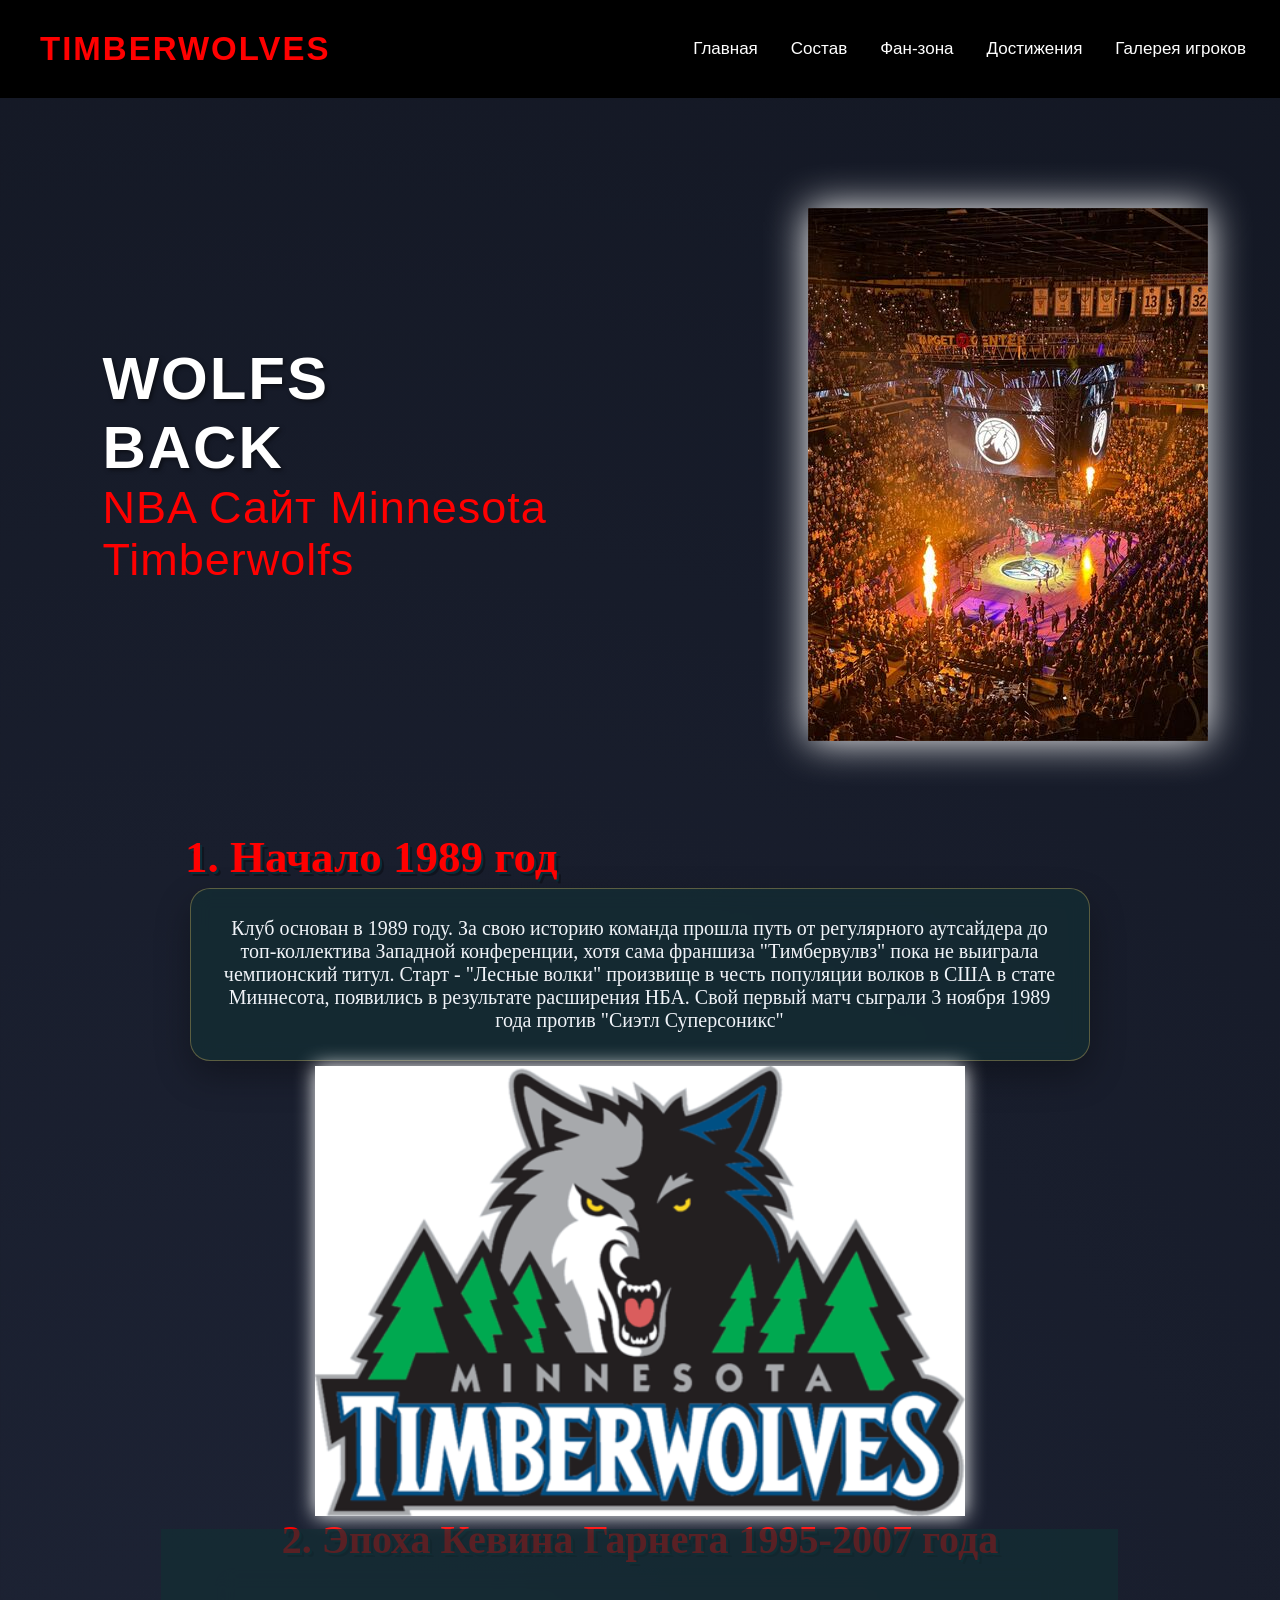
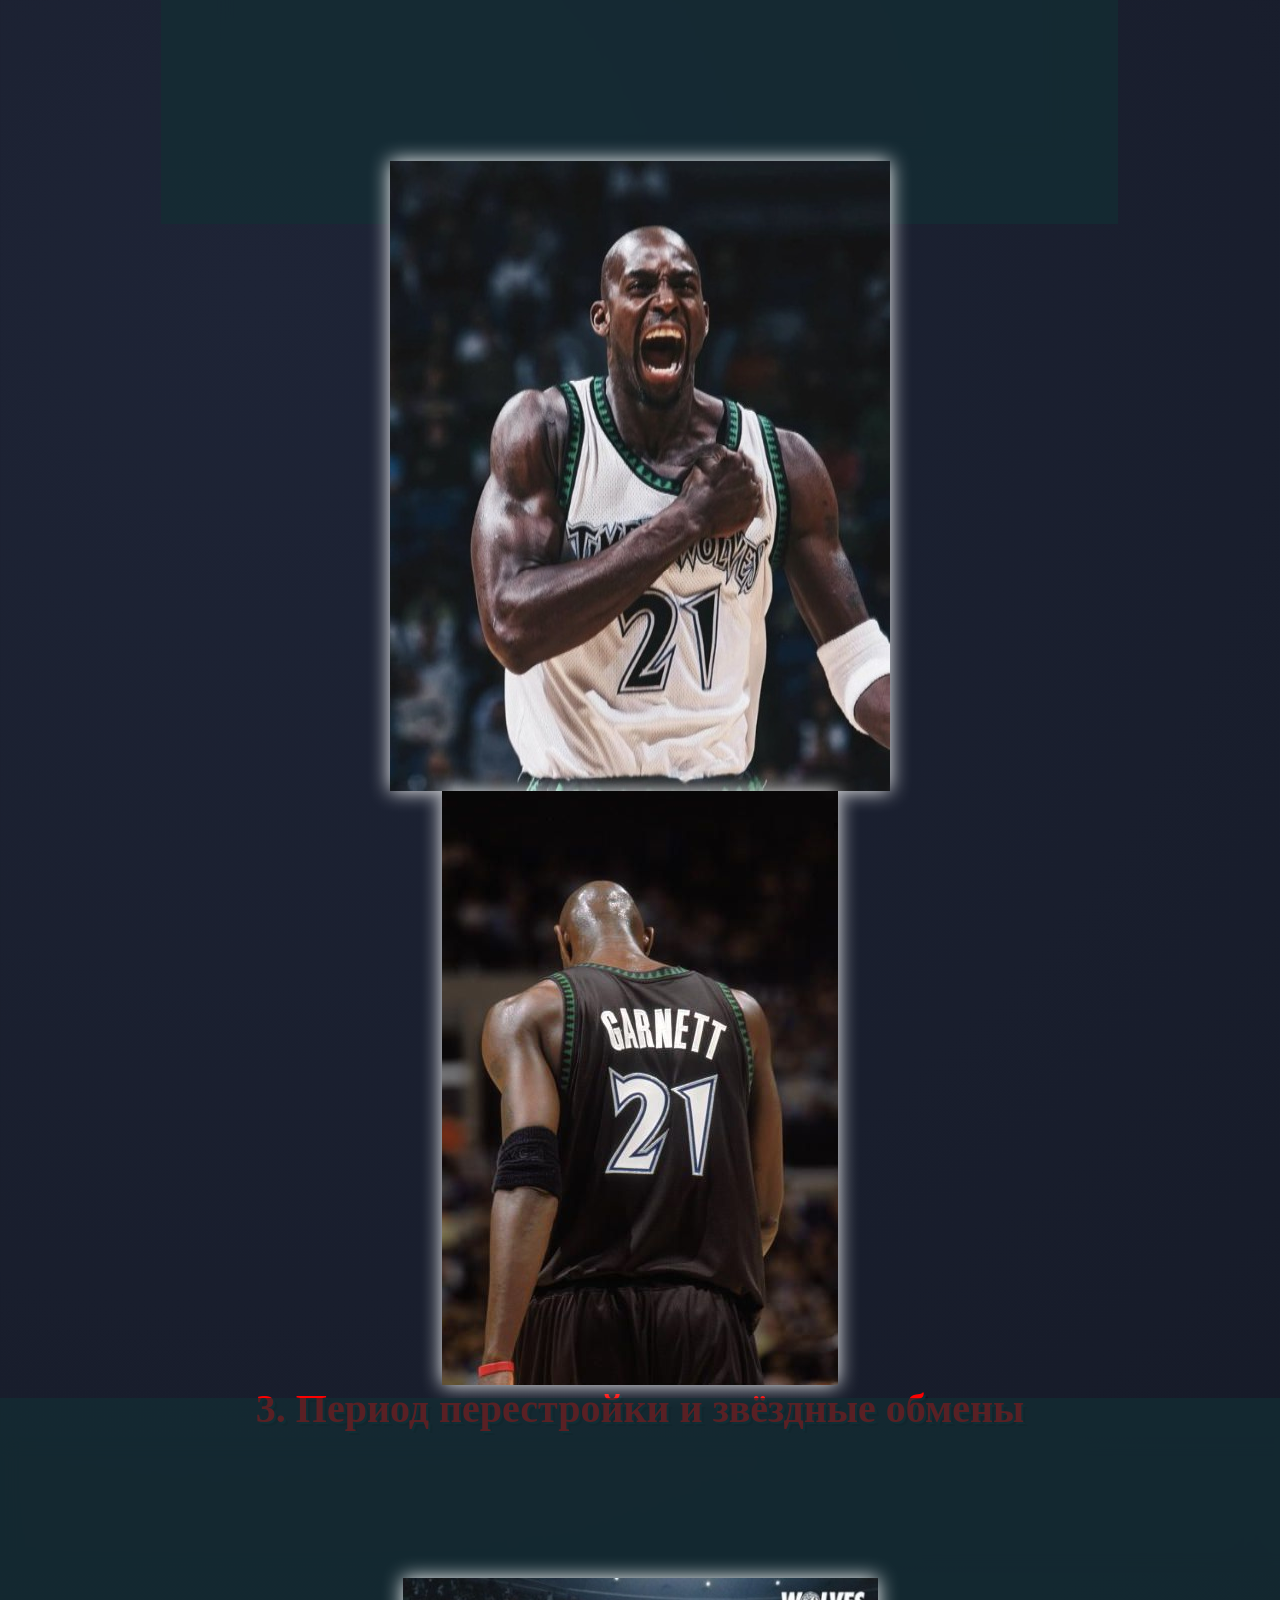
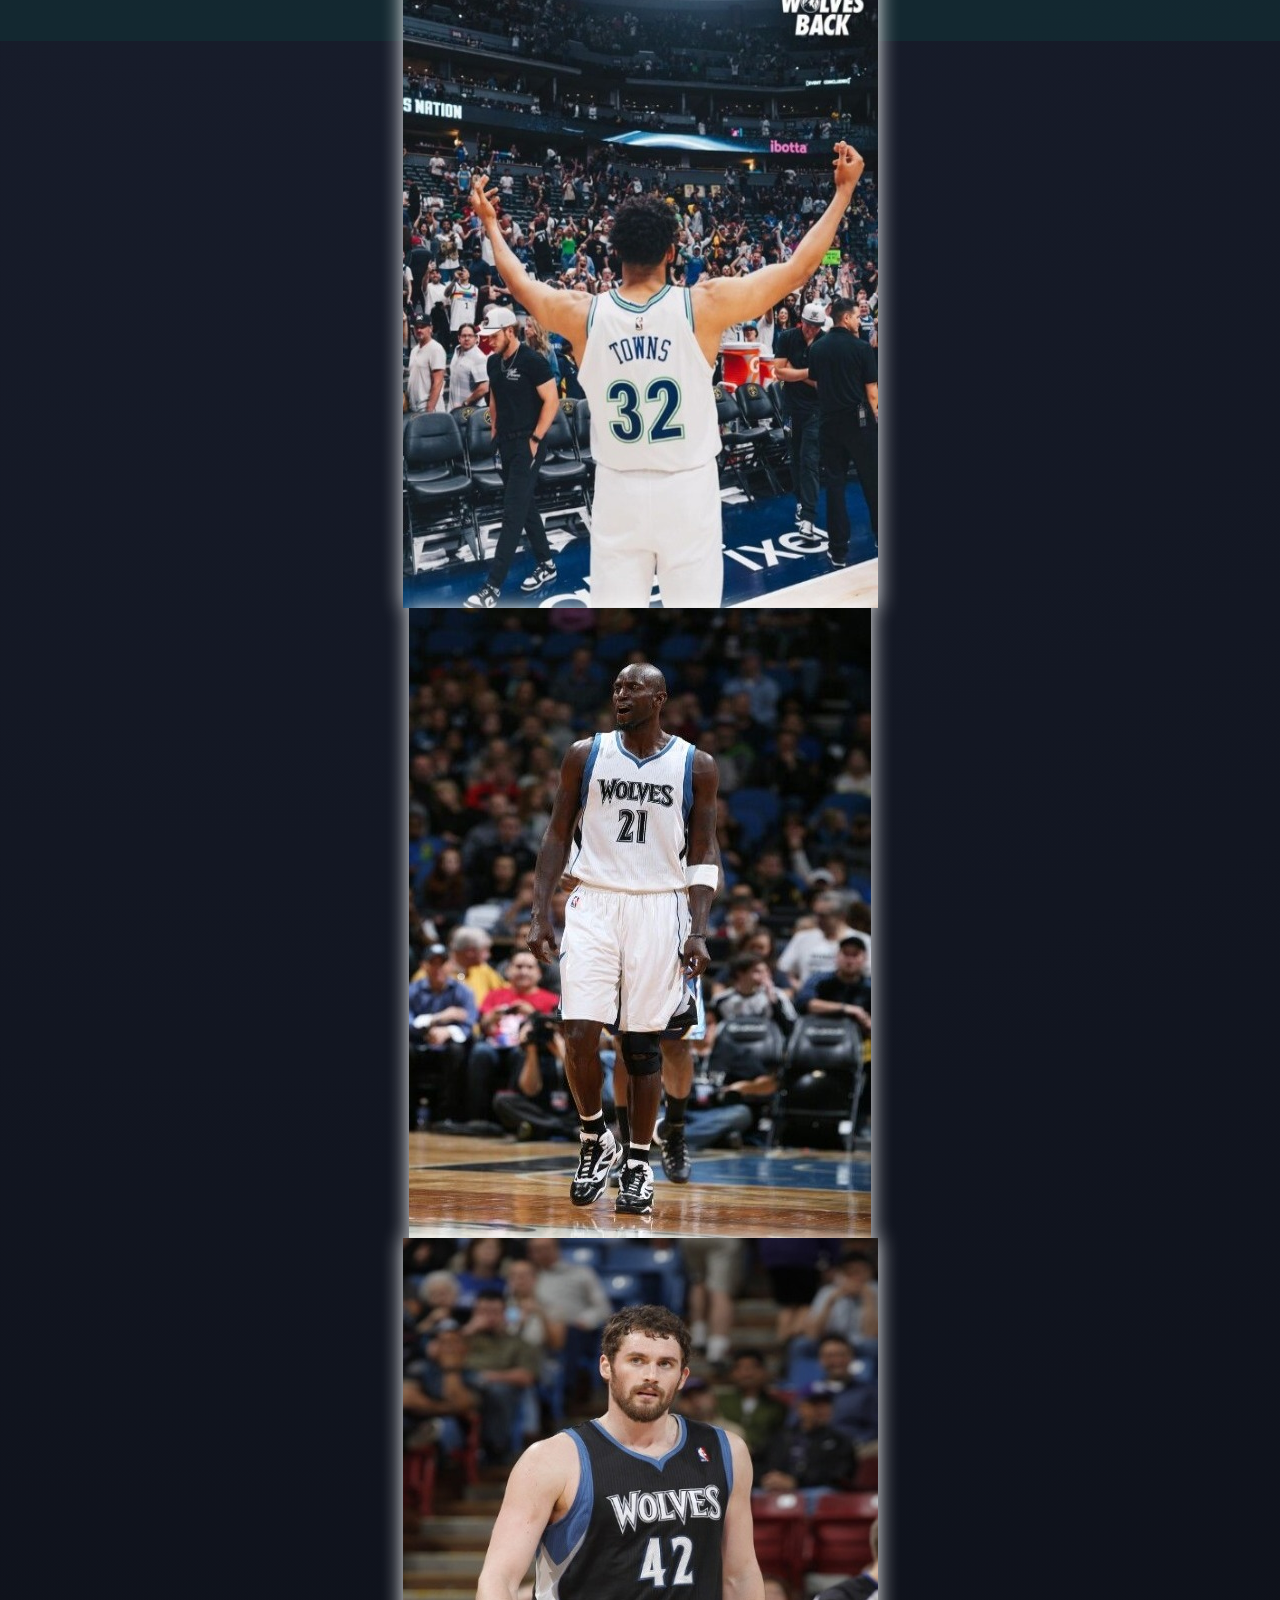
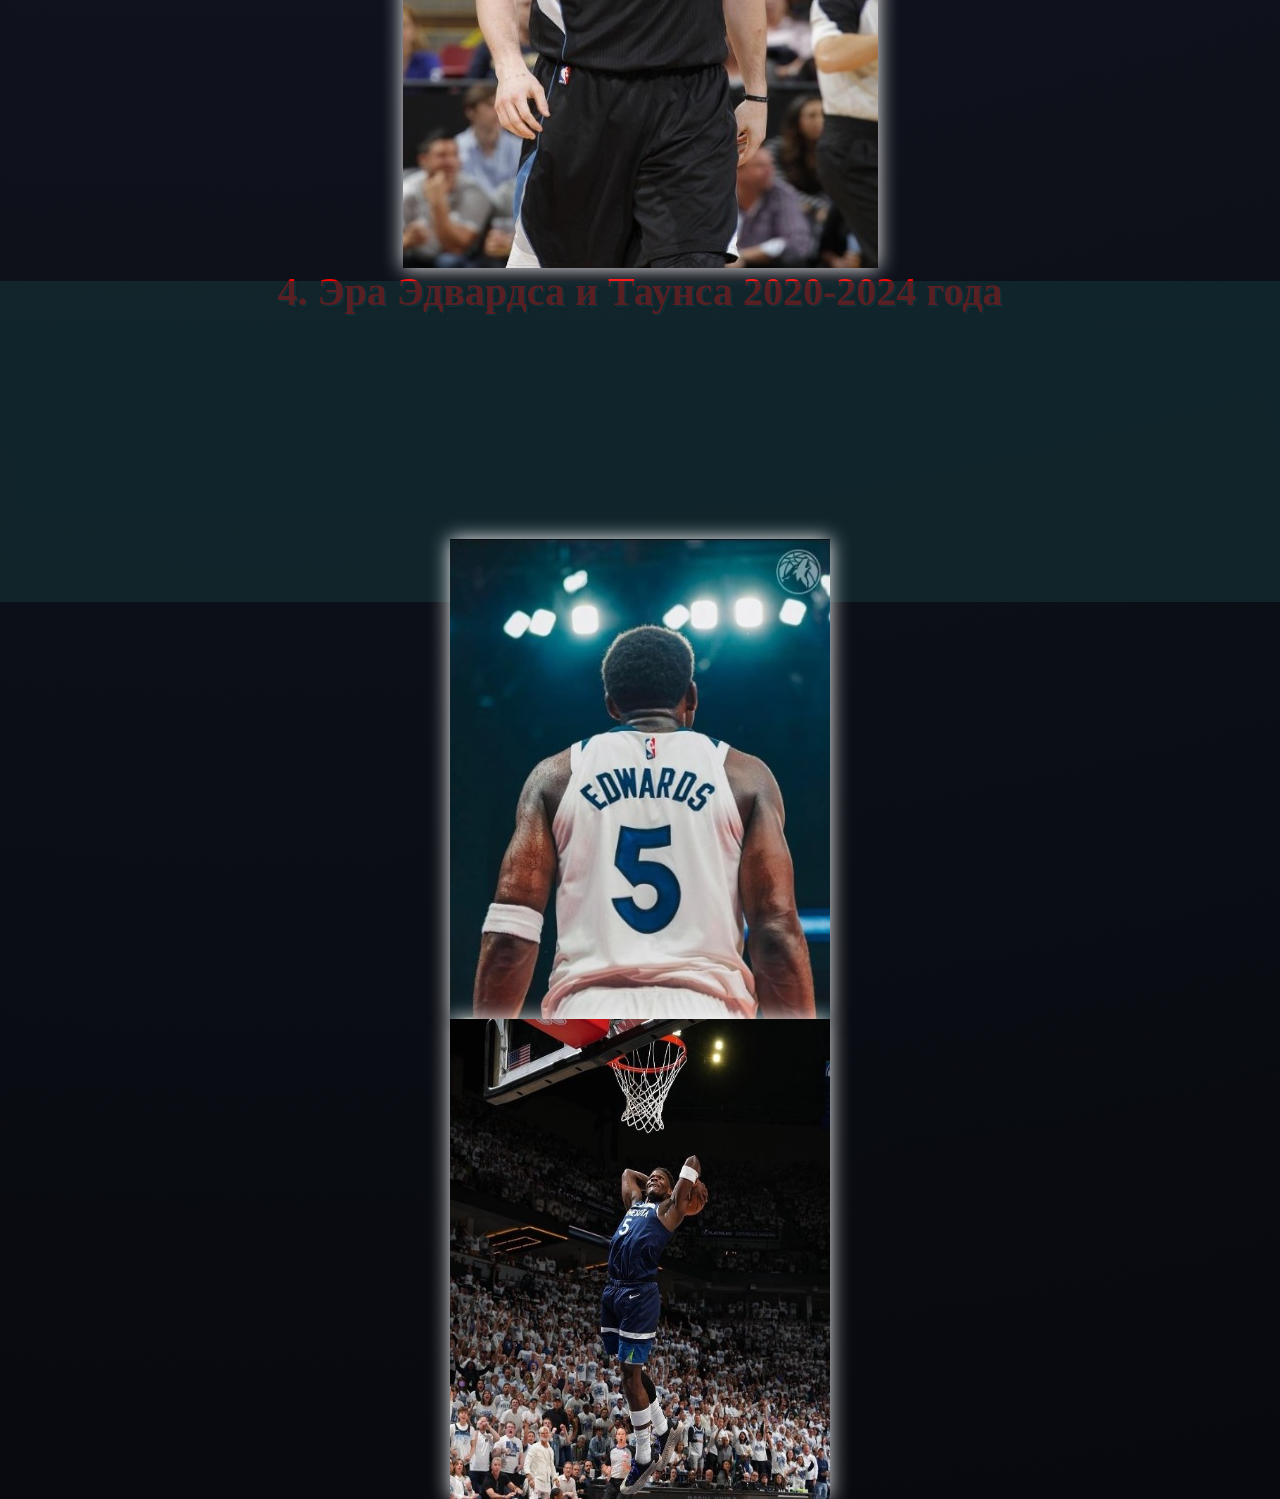
<file: index.html>
<!DOCTYPE html>
<html lang="ru">
<head>
    <meta charset="UTF-8">
    <title>Minnesota Timberwolfs</title>
    <link rel="icon" href="mt.webp">
    <link href="style.css" type="text/css" rel="stylesheet">
    <meta name="viewport" content="width=device-width, initial-scale=1.0">
</head>
<body>
    <div class="fonsite"></div>
    <header>
        <nav>
            <div class="logo">
                <h4>TIMBERWOLVES</h4>
            </div>
            <div class="menu">
                <a class="box", href="index.html">Главная</a>
                <a class="box", href="sostav.html">Состав</a>
                <a class="box", href="fan.html">Фан-зона</a>
                <a class="box", href="dost.html">Достижения</a>
                <a class="box", href="galer.html">Галерея игроков</a>
            </div>
        </nav>
    </header>
    <section class="hero">
        <div class="content">
            <h4>WOLFS<BR>BACK</h4>
            <p>NBA сайт Minnesota Timberwolfs</p>
        </div>
        <img src="min.jpg" class="mines">
    </section>
    <div class="history">
        <div class="histoty-block">
            <h1 class="one-year">1. Начало 1989 год</h1>
            <div class="one-history">
                <p>Клуб основан в 1989 году. За свою историю команда прошла путь от регулярного аутсайдера до топ-коллектива Западной конференции, хотя сама франшиза "Тимбервулвз" пока не выиграла чемпионский титул. Старт - "Лесные волки" произвище в честь популяции волков в США в стате Миннесота, появились в результате расширения НБА. Свой первый матч сыграли 3 ноября 1989 года против "Сиэтл Суперсоникс"</p>                
            </div>
        </div>
        <img src="histoty.png" class="one-photo">
        <div class="history-block">
            <h1 class="two-year">2. Эпоха Кевина Гарнета 1995-2007 года</h1>
            <div class="two-history">
                <p>Драфт НБА 1995 года w- Миннесота выбирает под первым номером пика Кевина Гарнета. Клуб вместе с ним полностью преобразился. Минессота вместе с Кевином выходила 8 раз подряд в плей-офф, в 2004 году команда вышла в финал Западной конференции и этом же году Кевин забрал награду<br>MVP - Самого ценного игрока года.</p>
            </div>
        </div>
        <img src="kevin.jpg" class="one-kevin">
        <img src="kevin-two.jpg" class="kevin-pro">
        <div class="history-block">
            <h1 class="three-year">3. Период перестройки и звёздные обмены</h1>
            <div class="three-history">
                <p>После обмена Гарнетта в 2007 году команда на долгие годы ушла в тень. Ярким пятном стал период с Кевином Лавом (выбранным в 2008 году), но больших успехов в плей-офф он не принес. В 2015 году в клуб вернулся легендарный Гарнетт, чтобы завершить карьеру, а уже в 2017–2019 годах «Миннесота» строила игру вокруг Джимми Батлера, с которым команда прервала затяжную серию без плей-офф</p>
            </div>
        </div>
        <img src="karl.jpg" class="photo-karl">
        <img src="kevin-three.jpg" class="kevin-three">
        <img src="love.jpg" class="photo-love">
        <div class="history-block">
            <h1 class="four-year">4. Эра Эдвардса и Таунса 2020-2024 года</h1>
            <div class="four-history">
                <p>Вновь Драфт НБА 2020 года и под 1 номером был выбран Энтони Эдвардс. 24-летний Эдвардс стал суперзвездой, лицом франшизы и одним из лучших атакующих защитников НБА. Его часто сравнивают с Майклом Джорданом за взрывной атлетизм и жесткий олдскульный менталитет. В 2024 году он впервые за 20 лет вывел «Миннесоту» в Финал Западной конференции, попутно уничтожив в плей-офф «Финикс» с Дюрантом и действующих чемпионов «Денвер» с Йокичем. В сезоне 2025/2026 Эдвардс переписал рекорды франшизы, став 3-м самым молодым игроком в истории НБА, набравшим 8 000 очков (после Леброна и Дюранта), и вышел на пиковую результативность (28.8 очка за матч), закрепив за «Тимбервулвз» статус топ-клуба на годы вперед</p>
            </div>
        </div>
        <img src="one-edw.jpg" class="one-edw">
        <img src="two-edw.jpg" class="two-edw">
    </div>
</body>
</html>
</file>
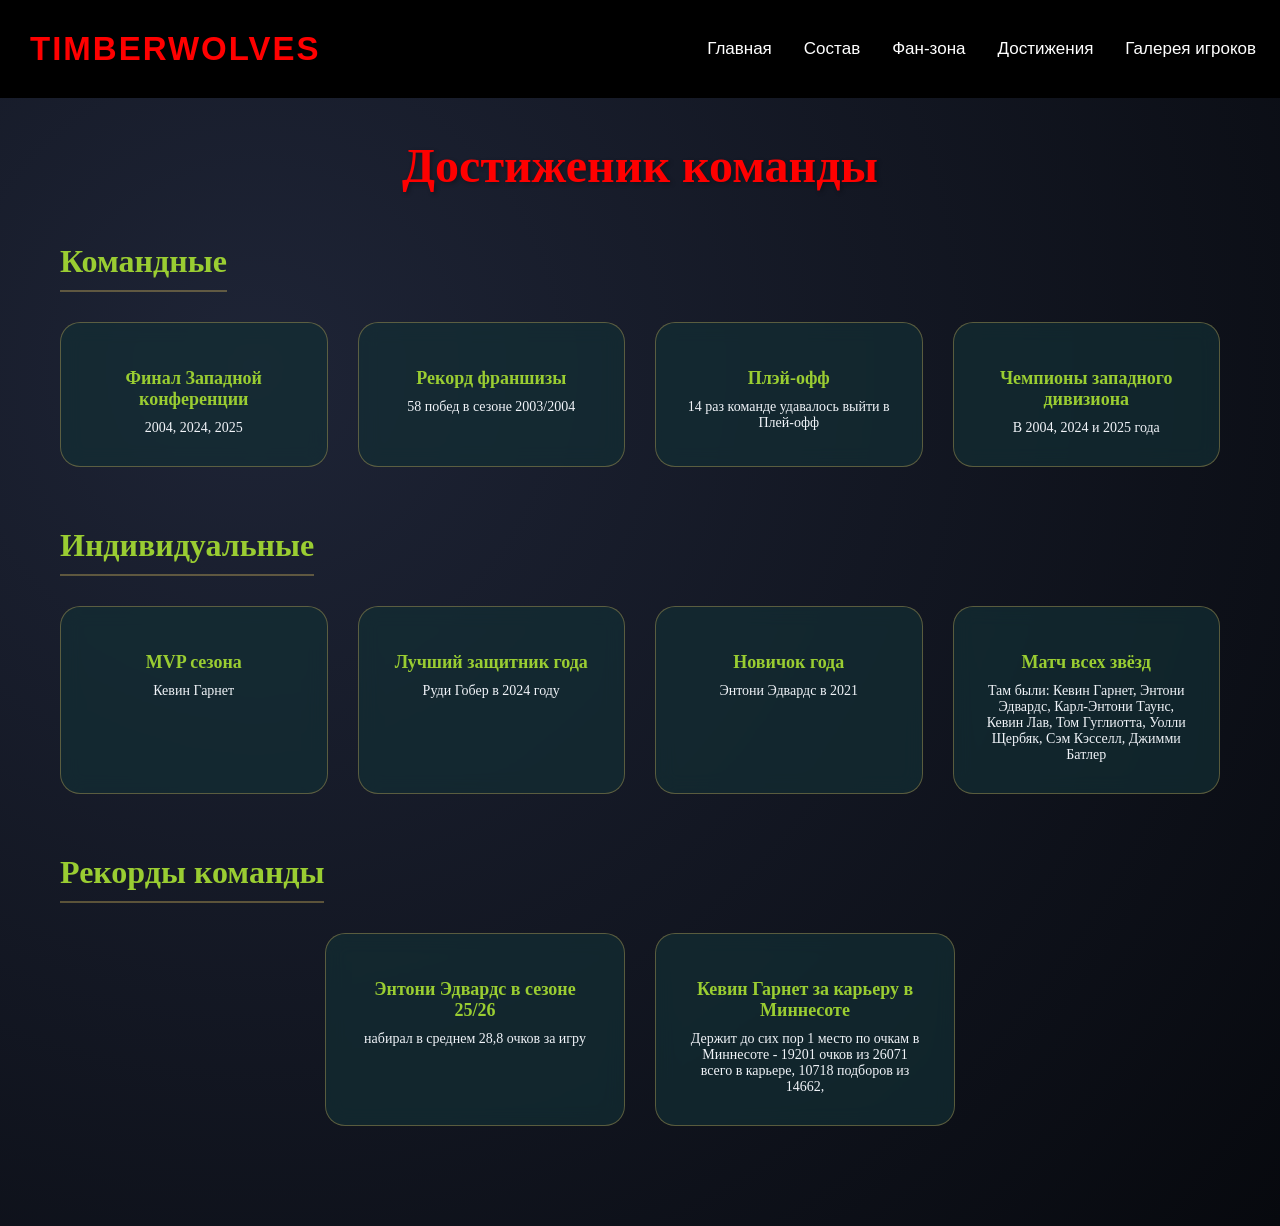
<file: dost.html>
<!DOCTYPE html>
<html lang="ru">
<head>
    <meta charset="UTF-8">
    <meta name="viewport" content="width=device-width, initial-scale=1.0">
    <link href="dost.css" type="text/css" rel="stylesheet">
    <link rel="icon" href="mt.webp">
    <title>Достижения команды</title>
</head>
<body>
    <div class="fonsite"></div>
    <header>
        <nav>
            <div class="logo">
                <h4>TIMBERWOLVES</h4>
            </div>
            <div class="menu">
                <a class="box", href="index.html">Главная</a>
                <a class="box", href="sostav.html">Состав</a>
                <a class="box", href="fan.html">Фан-зона</a>
                <a class="box", href="dost.html">Достижения</a>
                <a class="box", href="galer.html">Галерея игроков</a>
            </div>
        </nav>
    </header>
    <div class="achive">
        <h1 class="dost-title">Достиженик команды</h1>
        <div class="achive-section">
            <h2 class="team-achive">Командные</h2>
            <div class="achive-grid">
                <div class="achive-card">
                    <div class="achive-photo"></div>
                    <h3>Финал Западной конференции</h3>
                    <p>2004, 2024, 2025</p>
                </div>
                <div class="achive-card">
                    <div class="achive-photo"></div>
                    <h3>Рекорд франшизы</h3>
                    <p>58 побед в сезоне 2003/2004</p>
                </div>
                <div class="achive-card">
                    <div class="achive-photo"></div>
                    <h3>Плэй-офф</h3>
                    <p>14 раз команде удавалось выйти в Плей-офф</p>
                </div>
                <div class="achive-card">
                    <div class="achive-photo"></div>
                    <h3>Чемпионы западного дивизиона</h3>
                    <p>В 2004, 2024 и 2025 года</p>
                </div>
            </div>
        </div>
        <div class="achive-section">
            <h2 class="team-achive">Индивидуальные</h2>
            <div class="achive-grid">
                <div class="achive-card">
                    <div class="achive-photo"></div>
                    <h3>MVP сезона</h3>
                    <p>Кевин Гарнет</p>
                </div>
                <div class="achive-card">
                    <div class="achive-photo"></div>
                    <h3>Лучший защитник года</h3>
                    <p>Руди Гобер в 2024 году</p>
                </div>
                <div class="achive-card">
                    <div class="achive-photo"></div>
                    <h3>Новичок года</h3>
                    <p>Энтони Эдвардс в 2021</p>
                </div>
                <div class="achive-card">
                    <div class="achive-photo"></div>
                    <h3>Матч всех звёзд</h3>
                    <p>Там были: Кевин Гарнет, Энтони Эдвардс, Карл-Энтони Таунс, Кевин Лав, Том Гуглиотта, Уолли Щербяк, Сэм Кэсселл, Джимми Батлер</p>
                </div>
            </div>
        </div>
        <div class="achive-section">
            <h2 class="team-achive">Рекорды команды</h2>
            <div class="achive-grid">
                <div class="achive-card">
                    <div class="achive-photo"></div>
                    <h3>Энтони Эдвардс в сезоне 25/26</h3>
                    <p>набирал в среднем 28,8 очков за игру</p>
                </div>
                <div class="achive-card">
                    <div class="achive-photo"></div>
                    <h3>Кевин Гарнет за карьеру в Миннесоте</h3>
                    <p>Держит до сих пор 1 место по очкам в Миннесоте - 19201 очков из 26071 всего в карьере, 10718 подборов из 14662,</p>
                </div>
            </div>
        </div>
    </div>
</body>
</html>
</file>
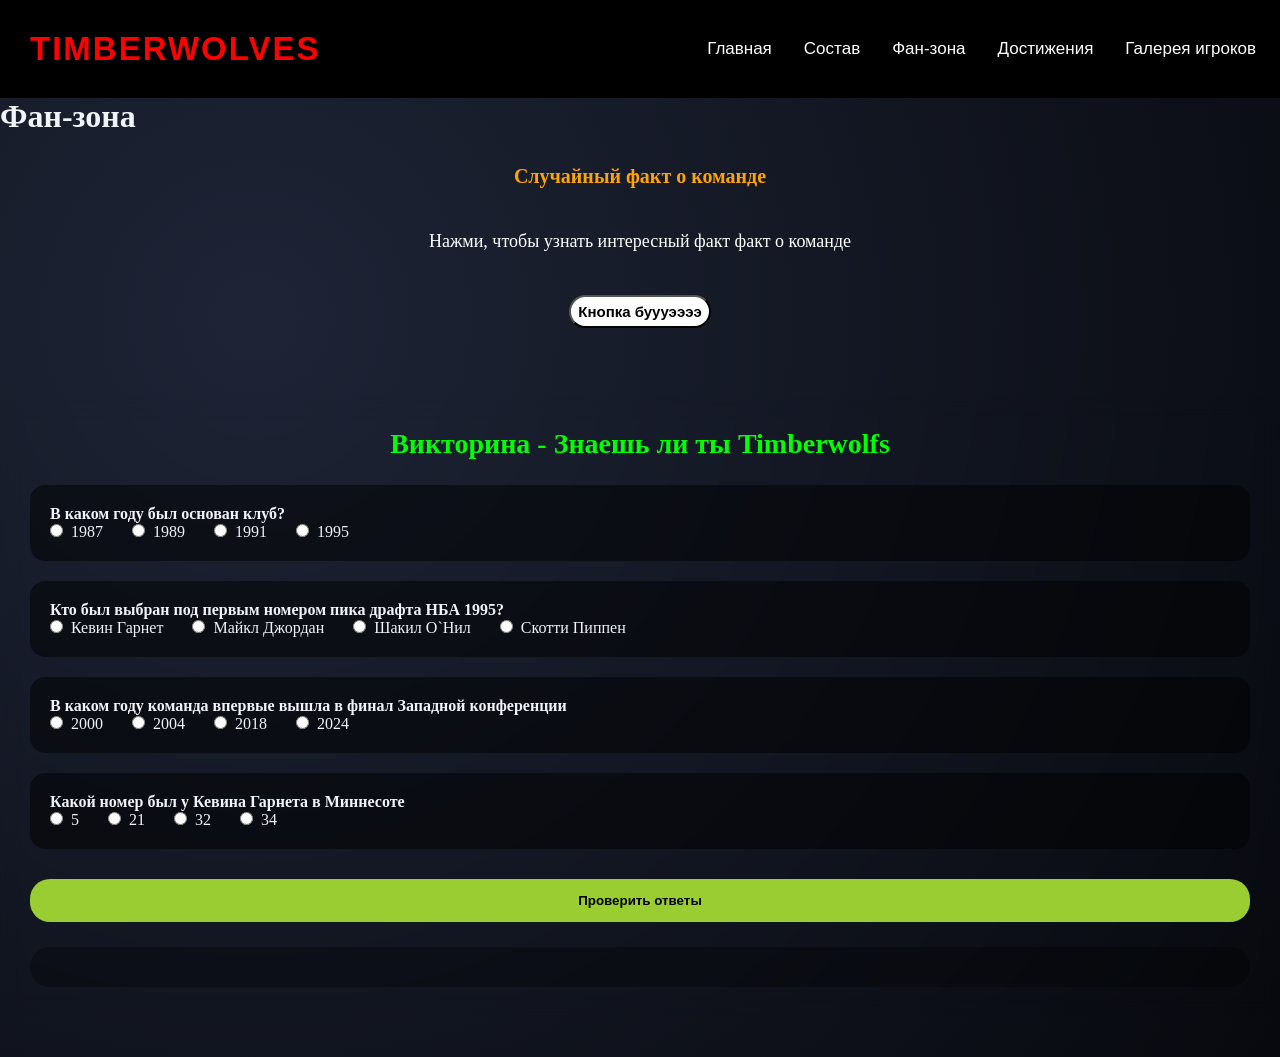
<file: fan.html>
<!DOCTYPE html>
<html lang="ru">
<head>
    <meta charset="UTF-8">
    <link href="fan.css" type="text/css" rel="stylesheet">
    <meta name="viewport" content="width=device-width, initial-scale=1.0">
    <link rel="icon" href="mt.webp">
    <script src="fan.js" defer></script>
    <title>Фан-зона</title>
</head>
<body>
    <div class="fonsite"></div>
    <header>
        <nav>
            <div class="logo">
                <h4>TIMBERWOLVES</h4>
            </div>
            <div class="menu">
                <a class="box", href="index.html">Главная</a>
                <a class="box", href="sostav.html">Состав</a>
                <a class="box", href="fan.html">Фан-зона</a>
                <a class="box", href="dost.html">Достижения</a>
                <a class="box", href="galer.html">Галерея игроков</a>
            </div>
        </nav>
    </header>
    <div class="content-fan">
        <h1 class="fan-title">Фан-зона</h1>
        <div class="random-fact">
            <h3>Случайный факт о команде</h3>
            <div id="fact-text" class="fact-text">Нажми, чтобы узнать интересный факт факт о команде</div>
            <button id="fact-btn" class="fact-btn">Кнопка буууээээ</button>
        </div>
        <div class="viktory">
            <h3>Викторина - Знаешь ли ты Timberwolfs</h3>
            <form id="viktoty">
                <div class="viktory-vop">
                    <p>В каком году был основан клуб?</p>
                    <label><input type="radio" name="v1" value="1987">1987</label>
                    <label><input type="radio" name="v1" value="1989">1989</label>
                    <label><input type="radio" name="v1" value="1991">1991</label>
                    <label><input type="radio" name="v1" value="1995">1995</label>
                </div>
                <div class="viktory-vop">
                    <p>Кто был выбран под первым номером пика драфта НБА 1995?</p>
                    <label><input type="radio" name="v2" value="kevin">Кевин Гарнет</label>
                    <label><input type="radio" name="v2" value="mike">Майкл Джордан</label>
                    <label><input type="radio" name="v2" value="onil">Шакил О`Нил</label>
                    <label><input type="radio" name="v2" value="pippen">Скотти Пиппен</label>
                </div>
                <div class="viktory-vop">
                    <p>В каком году команда впервые вышла в финал Западной конференции</p>
                    <label><input type="radio" name="v3" value="2000">2000</label>
                    <label><input type="radio" name="v3" value="2004">2004</label>
                    <label><input type="radio" name="v3" value="2018">2018</label>
                    <label><input type="radio" name="v3" value="2024">2024</label>
                </div>
                <div class="viktory-vop">
                    <p>Какой номер был у Кевина Гарнета в Миннесоте</p>
                    <label><input type="radio" name="v4" value="5">5</label>
                    <label><input type="radio" name="v4" value="21">21</label>
                    <label><input type="radio" name="v4" value="32">32</label>
                    <label><input type="radio" name="v4" value="34">34</label>
                </div>
                <button type="submit" class="viktory-sub">Проверить ответы</button>
            </form>
            <div id="viktory-res" class="viktory-res"></div>
        </div>
    </div>
</body>
</html>
</file>
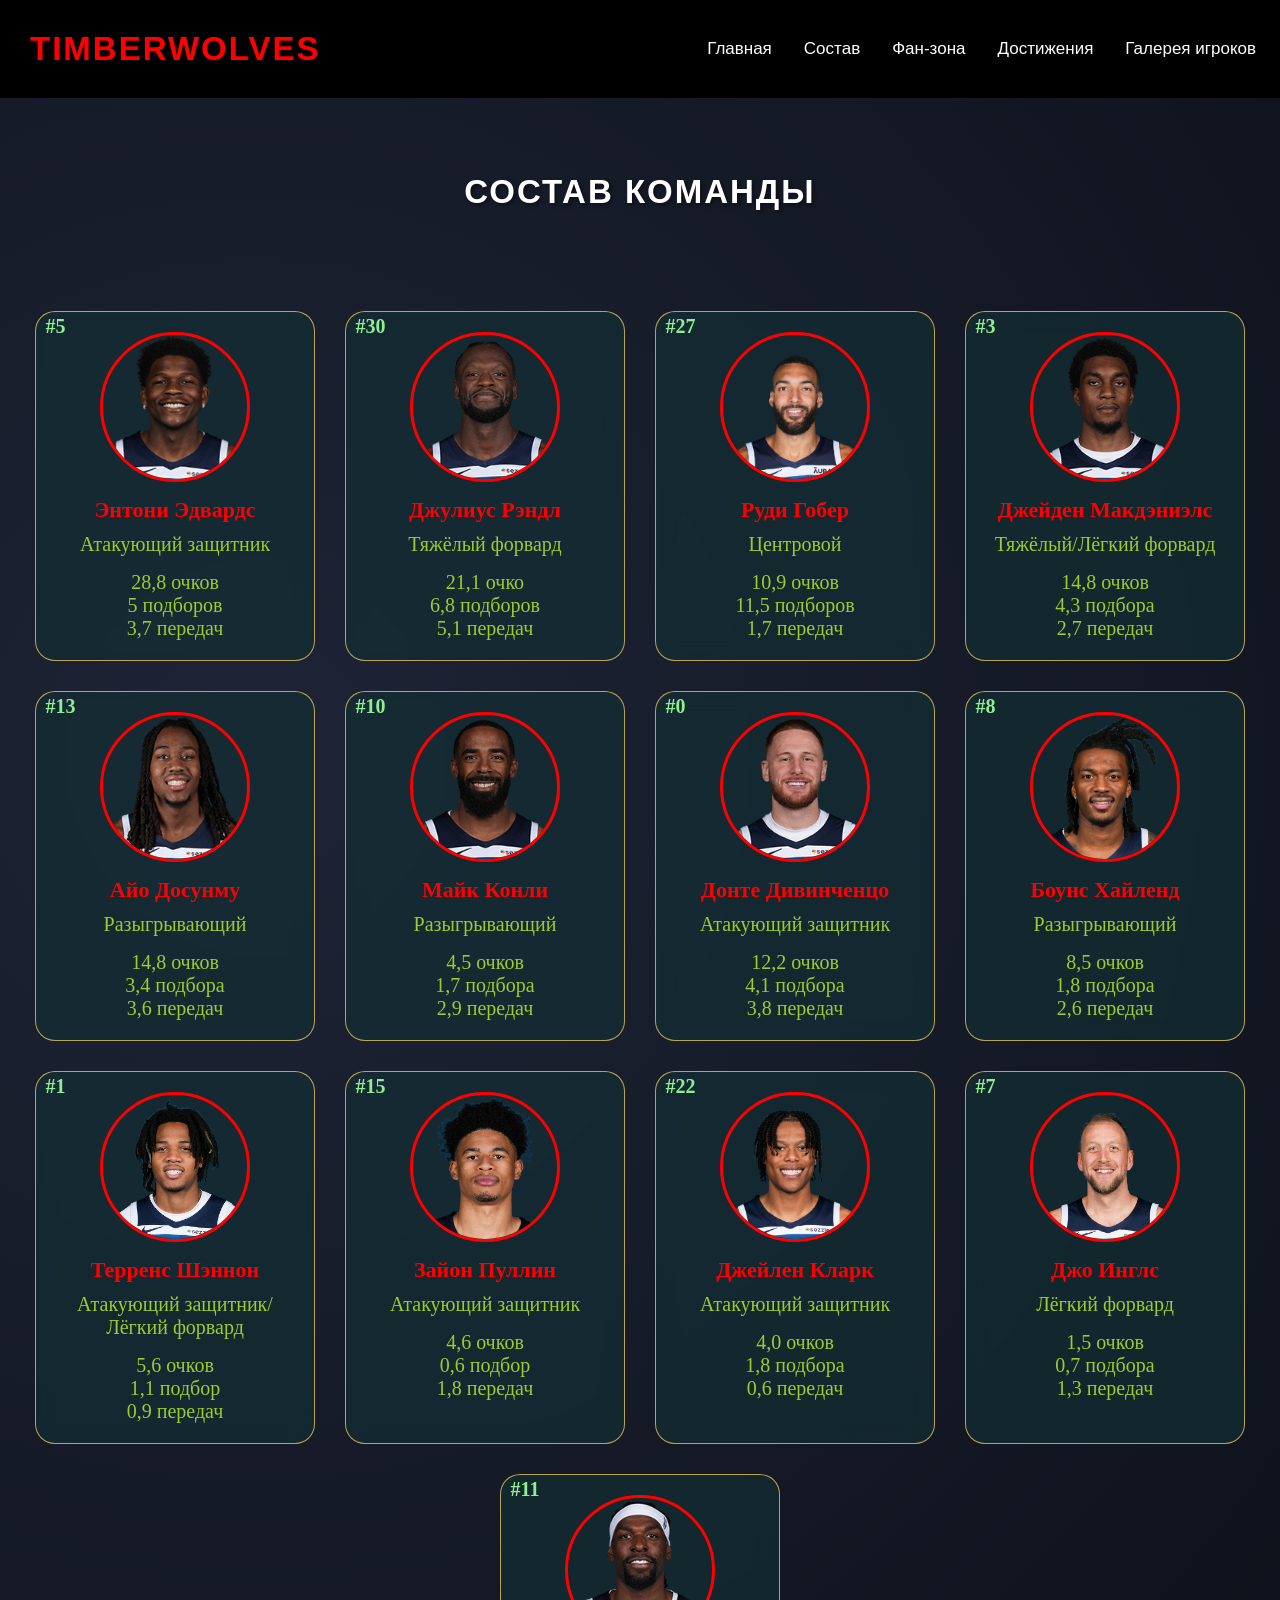
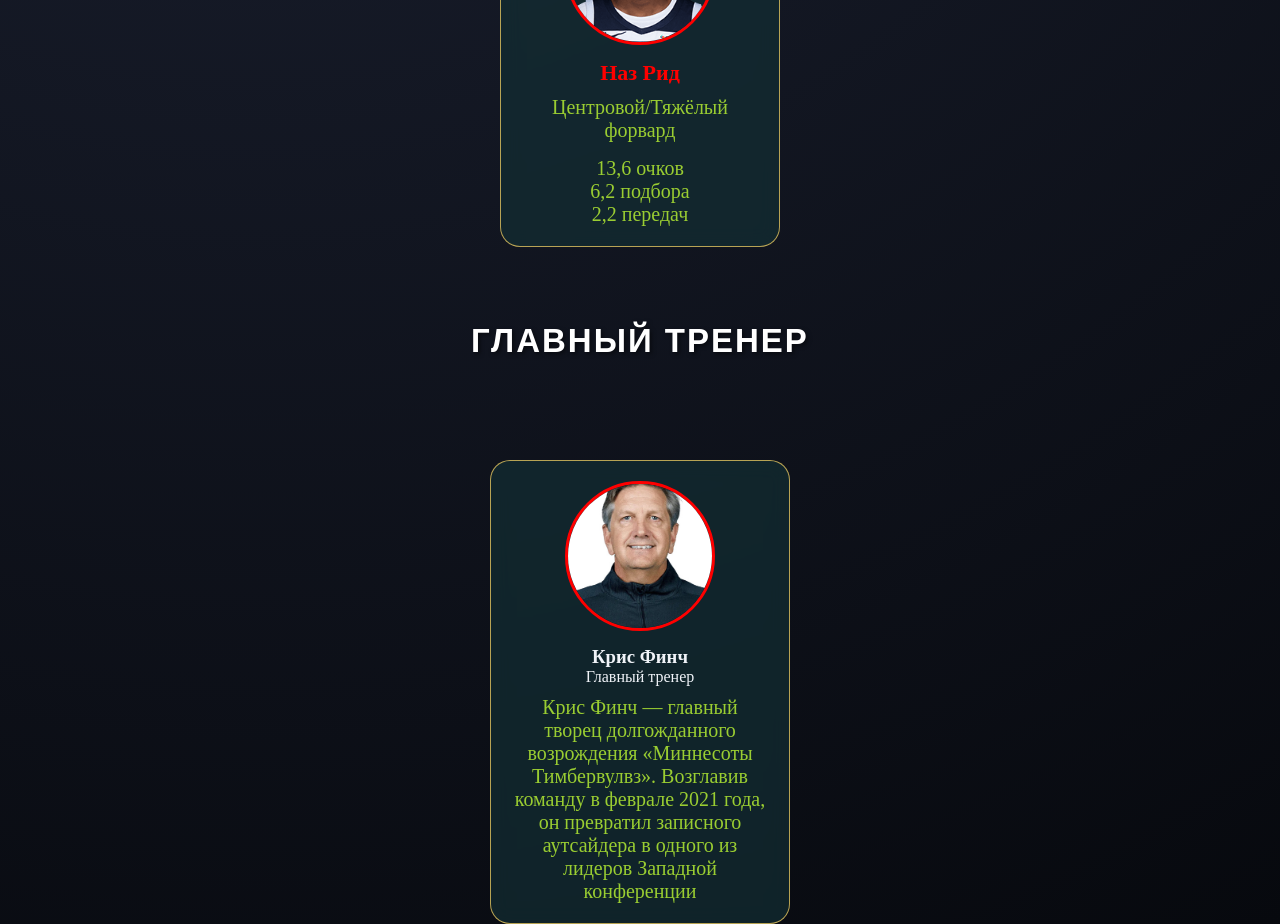
<file: sostav.html>
<!DOCTYPE html>
<html lang="ru">
<head>
    <meta charset="UTF-8">
    <meta name="viewport" content="width=device-width, initial-scale=1.0">
    <link href="sostav.css" type="text/css" rel="stylesheet">
    <link rel="icon" href="mt.webp">
    <title>Состав команды</title>
</head>
<body>
    <div class="fonsite"></div>
    <header>
        <nav>
            <div class="logo">
                <h4>TIMBERWOLVES</h4>
            </div>
            <div class="menu">
                <a class="box", href="index.html">Главная</a>
                <a class="box", href="sostav.html">Состав</a>
                <a class="box", href="fan.html">Фан-зона</a>
                <a class="box", href="dost.html">Достижения</a>
                <a class="box", href="galer.html">Галерея игроков</a>
            </div>
        </nav>
    </header>
    <main class="content-sostav">
        <h1 class="sostav-title">Состав команды</h1>
        <div class="team">
            <div class="player-card">
                <div class="number">#5</div>
                <img src="ant.png" alt="Энтони Эдвардс" class="player-photo">
                <h3>Энтони Эдвардс</h3>
                <p>Атакующий защитник</p>
                <span class="stats">28,8 очков<br>5 подборов<br>3,7 передач</span>
            </div>
            <div class="player-card">
                <div class="number">#30</div>
                <img src="randle.png" alt="Джулиус Рендл" class="player-photo">
                <h3>Джулиус Рэндл</h3>
                <p>Тяжёлый форвард</p>
                <span class="stats">21,1 очко<br>6,8 подборов<br>5,1 передач</span>
            </div>
            <div class="player-card">
                <div class="number">#27</div>
                <img src="rudy.png" alt="Руди Гобер" class="player-photo">
                <h3>Руди Гобер</h3>
                <p>Центровой</p>
                <span class="stats">10,9 очков<br>11,5 подборов<br>1,7 передач</span>
            </div>
            <div class="player-card">
                <div class="number">#3</div>
                <img src="mak.png" alt="Джейден Макдэниэлс" class="player-photo">
                <h3>Джейден Макдэниэлс</h3>
                <p>Тяжёлый/Лёгкий форвард</p>
                <span class="stats">14,8 очков<br>4,3 подбора<br>2,7 передач</span>
            </div>
            <div class="player-card">
                <div class="number">#13</div>
                <img src="alo.png" alt="Айо Досунму" class="player-photo">
                <h3>Айо Досунму</h3>
                <p>Разыгрывающий</p>
                <span class="stats">14,8 очков<br>3,4 подбора<br>3,6 передач</span>
            </div>
            <div class="player-card">
                <div class="number">#10</div>
                <img src="mike.png" alt="Майк Конли" class="player-photo">
                <h3>Майк Конли</h3>
                <p>Разыгрывающий</p>
                <span class="stats">4,5 очков<br>1,7 подбора<br>2,9 передач</span>
            </div>
            <div class="player-card">
                <div class="number">#0</div>
                <img src="donte.png" alt="Донте Дивинченцо" class="player-photo">
                <h3>Донте Дивинченцо</h3>
                <p>Атакующий защитник</p>
                <span class="stats">12,2 очков<br>4,1 подбора<br>3,8 передач</span>
            </div>
            <div class="player-card">
                <div class="number">#8</div>
                <img src="bon.png" alt="Боунс Хайленд" class="player-photo">
                <h3>Боунс Хайленд</h3>
                <p>Разыгрывающий</p>
                <span class="stats">8,5 очков<br>1,8 подбора<br>2,6 передач</span>
            </div>
            <div class="player-card">
                <div class="number">#1</div>
                <img src="sh.png" alt="Терренс Шэннон" class="player-photo">
                <h3>Терренс Шэннон</h3>
                <p>Атакующий защитник/Лёгкий форвард</p>
                <span class="stats">5,6 очков<br>1,1 подбор<br>0,9 передач</span>
            </div>
            <div class="player-card">
                <div class="number">#15</div>
                <img src="pull.png" alt="Зайон Пуллин" class="player-photo">
                <h3>Зайон Пуллин</h3>
                <p>Атакующий защитник</p>
                <span class="stats">4,6 очков<br>0,6 подбор<br>1,8 передач</span>
            </div>
            <div class="player-card">
                <div class="number">#22</div>
                <img src="jay.jpg" alt="Джейлен Кларк" class="player-photo">
                <h3>Джейлен Кларк</h3>
                <p>Атакующий защитник</p>
                <span class="stats">4,0 очков<br>1,8 подбора<br>0,6 передач</span>
            </div>
            <div class="player-card">
                <div class="number">#7</div>
                <img src="joe.png" alt="Джо Инглс" class="player-photo">
                <h3>Джо Инглс</h3>
                <p>Лёгкий форвард</p>
                <span class="stats">1,5 очков<br>0,7 подбора<br>1,3 передач</span>
            </div>
            <div class="player-card">
                <div class="number">#11</div>
                <img src="rid.png" alt="Наз Рид" class="player-photo">
                <h3>Наз Рид</h3>
                <p>Центровой/Тяжёлый форвард</p>
                <span class="stats">13,6 очков<br>6,2 подбора<br>2,2 передач</span>
            </div>
        </div>
        <h1 class="sostav-title">Главный тренер</h1>
        <div class="team">
            <div class="trener-card">
                <img src="finch.jpg" alt="Крис Финч" class="player-photo">
                <h3>Крис Финч</h3>
                <p>Главный тренер</p>
                <span class="stats">Крис Финч — главный творец долгожданного возрождения «Миннесоты Тимбервулвз». Возглавив команду в феврале 2021 года, он превратил записного аутсайдера в одного из лидеров Западной конференции</span>
            </div>
        </div>
    </main>
</body>
</html>
</file>
<file: style.css>
* {
  margin: 0;
  padding: 0;
  box-sizing: border-box;
}
body {
    margin: 0;
    padding: 0;
    background: radial-gradient(circle at 20% 30%, rgb(30, 36, 54), rgb(7, 9, 14));
    color: rgb(240, 243, 248);
    display: flex;
    flex-direction: column;
    min-height: 100vh;
}
.logo { 
    color: aqua;
    font-size: 50px;
    font-family: Helvetica, sans-serif,;
    text-align: left;
    padding: 20px;
}
.logo h4 {
    font-family: Arial, Helvetica, sans-serif;
    font-size: 33px;
    font-weight: 900;
    color: red;
    text-transform: uppercase;
    letter-spacing: 2px;
    margin: 0;
    text-shadow: 2px 2px 4px rgba(0,0,0,0.5);
    animation: glow 1.5s infinite alternate;
}
nav .box {
    font-size: 17px;
    margin: 7px;
    border-radius: 20px;
    color: white;
    font-family: Arial, Helvetica, sans-serif;
    text-decoration: none;
    padding: 7px;
}
nav {
    display: flex;
    justify-content: space-between;
    align-items: center;
    flex-wrap: wrap;
    background: rgba(0,0,0,1);
    padding: 10px 20px;
    text-align: right;
}
nav a:hover {
    color: red;
}
.menu {
    display: flex;
    flex-wrap: wrap;
    justify-content: flex-end;
    gap: 5px;
}
.hero {
    font-size: 50px;
    display: flex;
    justify-content: space-between;
    align-items: center;
    flex-wrap: wrap;
    padding: 100px 8%;
    color: white;
}
.content {
    max-width: 800px;
    flex: 1;
}
.hero h4 {
    font-family: Arial, Helvetica, sans-serif;
    font-size: 60px;
    font-weight: 700;
    color: white;
    text-transform: uppercase;
    letter-spacing: 2px;
    margin: 0;
    text-shadow: 2px 2px 4px rgba(0,0,0,0.5);
    animation: glow 1.5s infinite alternate;
}
.hero p {
    font-family: Arial, Helvetica, sans-serif;
    font-size: 45px;
    color: red;
    text-transform: capitalize;
    letter-spacing: 1px;
}
.mines {
    display: block;
    max-width: 100%;
    height: auto;
    filter: drop-shadow(0 0 20px white);
    transform: translate(30px, 10px);
}
.history {
    display: flex;
    flex-direction: column;
    align-items: center;
}
.history-block {
    display: flex;
    flex-direction: column;
    align-items: center;
    width: 100%;
}
.one-year {
    font-size: 45px;
    color: red;
    text-shadow: 2px 2px 0 #0a2f3a, 4px 4px 0 rgba(0,0,0,0.3);
    font-weight: bold;
}
.one-photo {
    filter: drop-shadow(0 0 10px white);
    display: block;
    max-width: 100%;
    height: auto;
}
.one-history {
    background: rgba(19,46,52,0.7);
    backdrop-filter: blur(10px);
    box-shadow: 0 15px 35px rgba(0,0,0,0.3);
    width: 900px;
    border-radius: 20px;
    text-align: center;
    height: auto;
    font-size: 20px;
    border: 1px solid rgba(255,217,102,0.3);
    margin: 5px;
    padding: 28px 32px;
    word-wrap: break-word;
    overflow-wrap: break-word;
    white-space: normal;
}
.one-kevin {
    filter: drop-shadow(0 0 10px white);
    display: block;
    max-width: 100%;
    height: auto;
}
.two-year {
    font-size: 40px;
    color: red;
    text-shadow: 2px 2px 0 #0a2f3a, 4px 4px 0 rgba(0,0,0,0.3);
    font-weight: bold;
}
.kevin-pro {
    filter: drop-shadow(0 0 10px white);
    display: block;
    max-width: 100%;
    height: auto;
}
.two-history {
    background: rgba(19,46,52,0.7);
    backdrop-filter: blur(10px);
    box-shadow: 0 15px 35px rgba(0,0,0,0.3);
    width: 850px;
    border-radius: 20px;
    text-align: center;
    height: auto;
    font-size: 22px;
    border: 1px solid rgba(255,217,102,0.3);
    margin: 5px;
    padding: 28px 32px;
    word-wrap: break-word;
    overflow-wrap: break-word;
    white-space: normal;
}
.photo-karl {
    filter: drop-shadow(0 0 10px white);
    display: block;
    max-width: 100%;
    height: auto;
}
.photo-love {
    filter: drop-shadow(0 0 10px white);
    display: block;
    max-width: 100%;
    height: auto;
}
.kevin-three {
    filter: drop-shadow(0 0 10px white);
    display: block;
    max-width: 100%;
    height: auto;
}
.three-year {
    font-size: 40px;
    color: red;
    text-shadow: 2px 2px 0 #0a2f3a, 4px 4px 0 rgba(0,0,0,0.3);
    font-weight: bold;
}
.three-history {
    background: rgba(19,46,52,0.7);
    backdrop-filter: blur(10px);
    box-shadow: 0 15px 35px rgba(0,0,0,0.3);
    width: 1400px;
    border-radius: 20px;
    text-align: center;
    height: auto;
    font-size: 22px;
    border: 1px solid rgba(255,217,102,0.3);
    margin: 5px;
    padding: 28px 32px;
    word-wrap: break-word;
    overflow-wrap: break-word;
    white-space: normal;
}
.one-edw {
    filter: drop-shadow(0 0 10px white);
    display: block;
    max-width: 100%;
    height: auto;
}
.two-edw {
    filter: drop-shadow(0 0 10px white);
    display: block;
    max-width: 100%;
    height: auto;
}
.four-year {
    font-size: 40px;
    color: red;
    text-shadow: 2px 2px 0 #0a2f3a, 4px 4px 0 rgba(0,0,0,0.3);
    font-weight: bold;
}
.four-history {
    background: rgba(19,46,52,0.7);
    backdrop-filter: blur(10px);
    box-shadow: 0 15px 35px rgba(0,0,0,0.3);
    width: 1400px;
    border-radius: 20px;
    text-align: center;
    height: auto;
    font-size: 22px;
    border: 1px solid rgba(255,217,102,0.3);
    margin: 5px;
    padding: 28px 32px;
    word-wrap: break-word;
    overflow-wrap: break-word;
    white-space: normal;
}
</file>
<file: dost.css>
* {
    margin: 0;
    padding: 0;
    box-sizing: border-box;
}
body {
    margin: 0;
    padding: 0;
    background: radial-gradient(circle at 20% 30%, rgb(30, 36, 54), rgb(7, 9, 14));
    color: rgb(240, 243, 248);
    min-height: 100vh;
}
.logo { 
    color: red;
    font-size: 50px;
    font-family: Helvetica, sans-serif,;
    text-align: left;
    padding: 20px;
}
.logo h4 {
    font-family: Arial, Helvetica, sans-serif;
    font-size: 33px;
    font-weight: 900;
    color: red;
    text-transform: uppercase;
    letter-spacing: 2px;
    margin: 0;
    text-shadow: 2px 2px 4px rgba(0,0,0,0.5);
    animation: glow 1.5s infinite alternate;
}
nav .box {
    font-size: 17px;
    margin: 7px;
    border-radius: 20px;
    color: white;
    font-family: Arial, Helvetica, sans-serif;
    text-decoration: none;
    padding: 7px;
}
nav {
    display: flex;
    justify-content: space-between;
    align-items: center;
    flex-wrap: wrap;
    background: rgba(0,0,0,1);
    padding: 10px;
    text-align: right;
}
nav a:hover {
    color: red;
}
.achive {
    max-width: 1200px;
    margin: 0 auto;
    padding: 40px 20px;
    display: flex;
    flex-direction: column;
    align-items: center;
}
.dost-title {
    text-align: center;
    font-size: 48px;
    color: red;
    margin-bottom: 50px;
    text-shadow: 2px 2px 4px rgba(0,0,0,0.3);
}
.achive-section {
    margin-bottom: 60px;
    width: 100%;
}
.team-achive {
    text-align: center;
    font-size: 32px;
    color: yellowgreen;
    margin-bottom: 30px;
    padding-bottom: 10px;
    border-bottom: 2px solid rgba(255, 217, 102, 0.3);
    display: inline-block;
    width: auto;
    margin-left: auto;
    margin-right: auto;
}
.achive-grid {
    display: flex;
    flex-wrap: wrap;
    justify-content: center;
    gap: 30px;
    width: 100%;
}
.achive-card {
    background: rgba(19, 46, 52, 0.7);
    backdrop-filter: blur(10px);
    border-radius: 20px;
    padding: 30px;
    text-align: center;
    transition: transform 0.3s, box-shadow 0.3s;
    border: 1px solid rgba(255, 217, 102, 0.3);
    flex: 1 1 250px;
    min-width: 220px;
    max-width: 300px;
    display: flex;
    flex-direction: column;
    align-items: center;
}
.achive-card:hover {
    transform: translateY(-15px);
    box-shadow: 0 20px 40px rgba(0,0,0,0.4);
    border-color: yellowgreen;
}
.achive-photo {
    font-size:48px;
    margin-bottom: 15px;
}
.achive-card h3 {
    color: yellowgreen;
    margin-bottom: 10px;
    font-size: 18px;
}
.achive-card p {
    color: write;
    font-size: 14px;
}
.achive-year {
    margin-top: 5px;
    font-size: 12px;
    color: gray;
}
@media (max-width: 768px) {
    .dost-title {
        font-size: 32px;
    }
    .team-achive {
        font-size: 24px;
    }
    .team-card {
        flex: 1 1 200px;
        padding: 20px;
    }
    .achive-photo {
        font-size: 36px;
    }
    .achive-card h3 {
        font-size: 16px;
    }
}
@media (max-width: 480px) {
    .dost-title {
        font-size: 24px;
    }
    .team-achive {
        font-size: 20px;
    }
    .achive-card {
        flex: 1 1 100%;
        max-width: 100%;
    }
}
</file>
<file: fan.css>
* {
    margin: 0;
    padding: 0;
    box-sizing: border-box;
}
body {
    margin: 0;
    padding: 0;
    background: radial-gradient(circle at 20% 30%, rgb(30, 36, 54), rgb(7, 9, 14));
    color: rgb(240, 243, 248);
    min-height: 100vh;
}
.logo { 
    color: red;
    font-size: 50px;
    font-family: Helvetica, sans-serif,;
    text-align: left;
    padding: 20px;
}
.logo h4 {
    font-family: Arial, Helvetica, sans-serif;
    font-size: 33px;
    font-weight: 900;
    color: red;
    text-transform: uppercase;
    letter-spacing: 2px;
    margin: 0;
    text-shadow: 2px 2px 4px rgba(0,0,0,0.5);
    animation: glow 1.5s infinite alternate;
}
nav .box {
    font-size: 17px;
    margin: 7px;
    border-radius: 20px;
    color: white;
    font-family: Arial, Helvetica, sans-serif;
    text-decoration: none;
    padding: 7px;
}
nav {
    display: flex;
    justify-content: space-between;
    align-items: center;
    flex-wrap: wrap;
    background: rgba(0,0,0,1);
    padding: 10px;
    text-align: right;
}
nav a:hover {
    color: red;
}
.random-fact {
    color: white;
    border-radius: 20px;
    padding: 30px;
    margin-bottom: 40px;
    text-align: center;
}
.random-fact h3 {
    color: orange;
    margin-bottom: 20px;
    font-size: 20px;
}
.fact-text {
    padding: 20px;
    margin-bottom: 20px;
    font-size: 18px;
    line-height: 1.5;
    min-height: 100%;
    display: flex;
    align-items: center;
    justify-content: center;
}
.fact-btn {
    background: white;
    padding: 6px 7px;
    border-radius: 20px;
    font-size: 15px;
    font-weight: bold;
    cursor: pointer;
    transition: transform 0.2s;
}
.fact-btn:hover {
    transform: scale(1.1);
    color: red;
}
.viktory {
    background: rgba(19,45,52,);
    backdrop-filter: blur(10px);
    border-radius: 20px;
    padding: 30px;
    margin-bottom: 40px;
}
.viktory h3 {
    color: lime;
    margin-bottom: 25px;
    font-size: 28px;
    text-align: center;
}
.viktory-vop {
    background: rgba(0, 0, 0, 0.5);
    border-radius: 15px;
    padding: 20px;
    margin-bottom: 20px;
}
.viktory-vop p {
    font-weight: bold;
}
.viktory-vop label {
    display: inline-block;
    margin-right: 25px;
    cursor: pointer;
}
.viktory-vop input {
    margin-right: 8px;
    cursor: pointer;
}
.viktory-sub {
    background: yellowgreen;
    border: none;
    padding: 14px 30px;
    border-radius: 20px;
    font-weight: bold;
    cursor: pointer;
    width: 100%;
    margin-top: 10px;
    transition: transform 0.2s;
}
.viktory-res {
    margin-top: 25px;
    padding: 20px;
    border-radius: 20px;
    text-align: center;
    font-weight: bold;
    background: rgba(0,0,0,0.3);
}
.viktory-res.correct {
    color: green
}
.viktory-res.wrong {
    color: red;
}
@media (max-width: 768px) {
    .viktory-vop label {
        display: block;
        margin-right: 0;
    }
    .fact-text {
        font-size: 16px;
    }
    .viktory h3, .random-fact h3 {
        font-size: 22px;
    }
}
@media (max-width: 480px) {
    .random-fact, .viktory {
        padding: 20px;
    }
    .fact-text {
        font-size: 14px;
    }
    .viktory-vop p {
        font-size: 16px;
    }
}
</file>
<file: sostav.css>
* {
    margin: 0;
    padding: 0;
    box-sizing: border-box;
}
body {
    margin: 0;
    padding: 0;
    background: radial-gradient(circle at 20% 30%, rgb(30, 36, 54), rgb(7, 9, 14));
    color: rgb(240, 243, 248);
    min-height: 100vh;
}
.logo { 
    color: red;
    font-size: 50px;
    font-family: Helvetica, sans-serif,;
    text-align: left;
    padding: 20px;
}
.logo h4 {
    font-family: Arial, Helvetica, sans-serif;
    font-size: 33px;
    font-weight: 900;
    color: red;
    text-transform: uppercase;
    letter-spacing: 2px;
    margin: 0;
    text-shadow: 2px 2px 4px rgba(0,0,0,0.5);
    animation: glow 1.5s infinite alternate;
}
nav .box {
    font-size: 17px;
    margin: 7px;
    border-radius: 20px;
    color: white;
    font-family: Arial, Helvetica, sans-serif;
    text-decoration: none;
    padding: 7px;
}
nav {
    display: flex;
    justify-content: space-between;
    align-items: center;
    flex-wrap: wrap;
    background: rgba(0,0,0,1);
    padding: 10px;
    text-align: right;
}
nav a:hover {
    color: red;
}
.team {
    display: flex;
    flex-wrap: wrap;
    justify-content: center;
    gap: 30px;
    width: 100%;
}
.player-card {
    background: rgba(19, 46, 52, 0.7);
    position: relative;
    backdrop-filter: blur(10px);
    border-radius: 20px;
    padding: 20px;
    text-align: center;
    transition: transform 0.3s;
    border: 1px solid rgba(255, 217, 102, 0.7);
    flex: 1 1 250px;
    min-width: 220px;
    max-width: 280px;
    display: flex;
    flex-direction: column;
    align-items: center;
}
.player-card:hover {
    transform: translateY(-20px);
}
.player-photo {
    width: 150px;
    height: 150px;
    object-fit: cover;
    border-radius: 50%;
    margin-bottom: 15px;
    border: 3px solid red;
}
.player-card h3 {
    color: red;
    font-size: 22px;
    margin-bottom: 5px;
}
.stats {
    display: block;
    margin-top: 10px;
    font-size: 20px;
    color: yellowgreen;
}
.player-card p {
    color: yellowgreen;
    font-size: 20px;
    margin-bottom: 5px;
    margin-top: 5px;
}
.team {
    margin-top: 100px;
}
.sostav-title {
    font-family: Arial, Helvetica, sans-serif;
    font-size: 33px;
    font-weight: 900;
    color: white;
    text-transform: uppercase;
    letter-spacing: 2px;
    margin-top: 75px;
    text-shadow: 2px 2px 4px rgba(0,0,0,0.5);
    animation: glow 1.5s infinite alternate;
    text-align: center;
}
.number{
    position: absolute;
    top: 3px;
    left: 10px;
    color: lightgreen;
    font-weight: bolder;
    font-size: 20px;
}
.trener-card {
    background: rgba(19, 46, 52, 0.7);
    backdrop-filter: blur(10px);
    border-radius: 20px;
    padding: 20px;
    text-align: center;
    transition: transform 0.3s;
    border: 1px solid rgba(255, 217, 102, 0.7);
    flex: 1 1 250px;
    min-width: 220px;
    max-width: 300px;
    display: flex;
    flex-direction: column;
    align-items: center;
}
</file>
